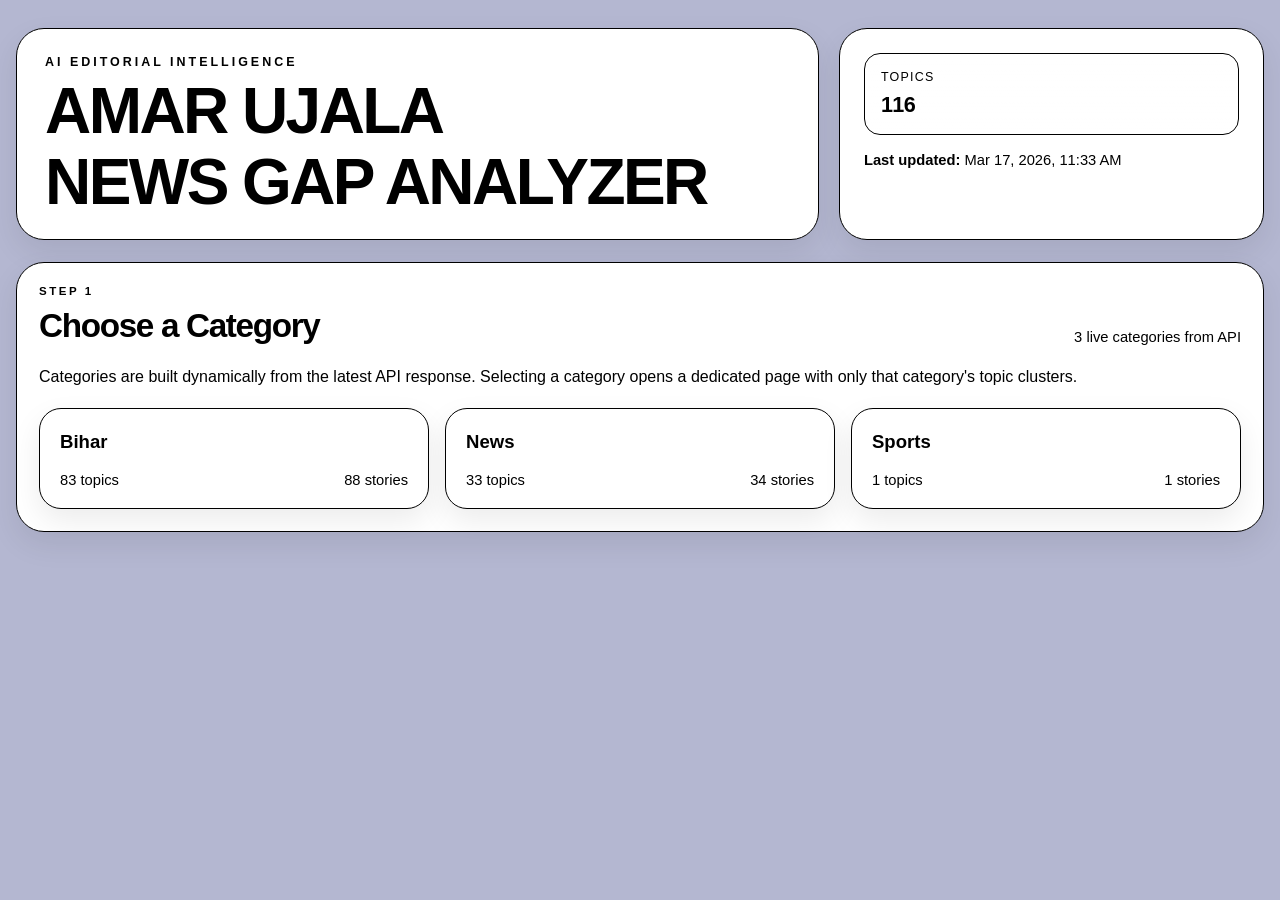
<file: index.html>
<!DOCTYPE html>
<html lang="en">

<head>
  <meta charset="UTF-8">
  <meta name="viewport" content="width=device-width, initial-scale=1.0">
  <meta http-equiv="Cache-Control" content="no-cache, no-store, must-revalidate">
  <meta http-equiv="Pragma" content="no-cache">
  <meta http-equiv="Expires" content="0">
  <title>Amar Ujala | Categories</title>
  <link rel="stylesheet" href="./styles.css">
</head>

<body>
  <div class="page-shell">
    <div class="background-orb orb-one"></div>
    <div class="background-orb orb-two"></div>

    <header class="top-header">
      <div class="brand-lockup">
        <p class="eyebrow">AI Editorial Intelligence</p>
        <h1>Amar Ujala <span>News Gap Analyzer</span></h1>
      </div>
      <div id="header-stats" class="header-stats" aria-live="polite"></div>
    </header>

    <main id="app" class="app-shell" aria-live="polite"></main>
  </div>

  <script type="module" src="./app.js"></script>
</body>

</html>
</file>
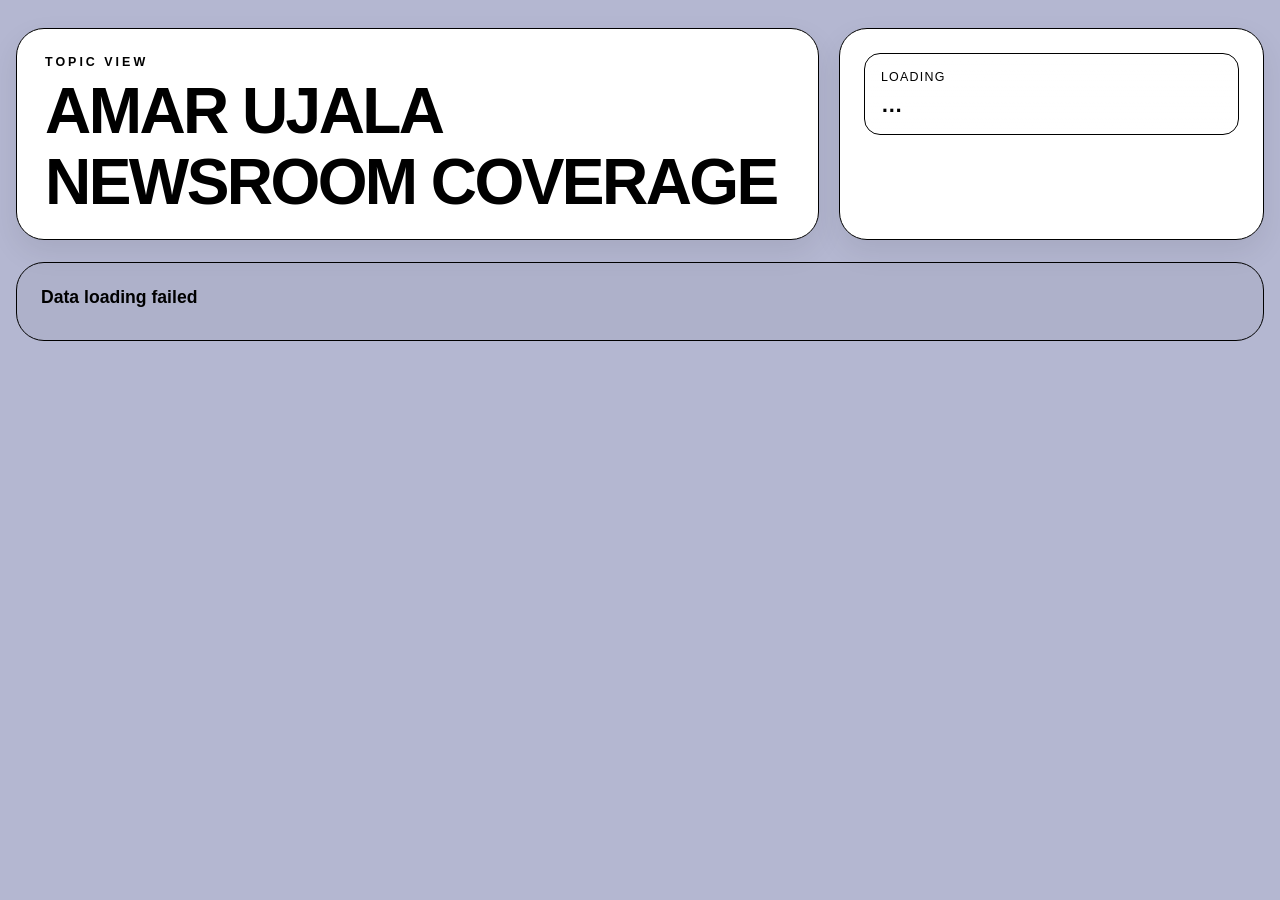
<file: topic.html>
<!DOCTYPE html>
<html lang="en">

<head>
  <meta charset="UTF-8">
  <meta name="viewport" content="width=device-width, initial-scale=1.0">
  <meta http-equiv="Cache-Control" content="no-cache, no-store, must-revalidate">
  <meta http-equiv="Pragma" content="no-cache">
  <meta http-equiv="Expires" content="0">
  <title>Amar Ujala | Topic Detail</title>
  <link rel="stylesheet" href="./styles.css">
</head>

<body>
  <div class="page-shell">
    <div class="background-orb orb-one"></div>
    <div class="background-orb orb-two"></div>

    <header class="top-header">
      <div class="brand-lockup">
        <p class="eyebrow">Topic View</p>
        <h1>Amar Ujala <span>Newsroom Coverage</span></h1>
      </div>
      <div id="header-stats" class="header-stats" aria-live="polite"></div>
    </header>

    <main id="app" class="app-shell" aria-live="polite"></main>
  </div>

  <script type="module" src="./topic.js"></script>
</body>

</html>
</file>
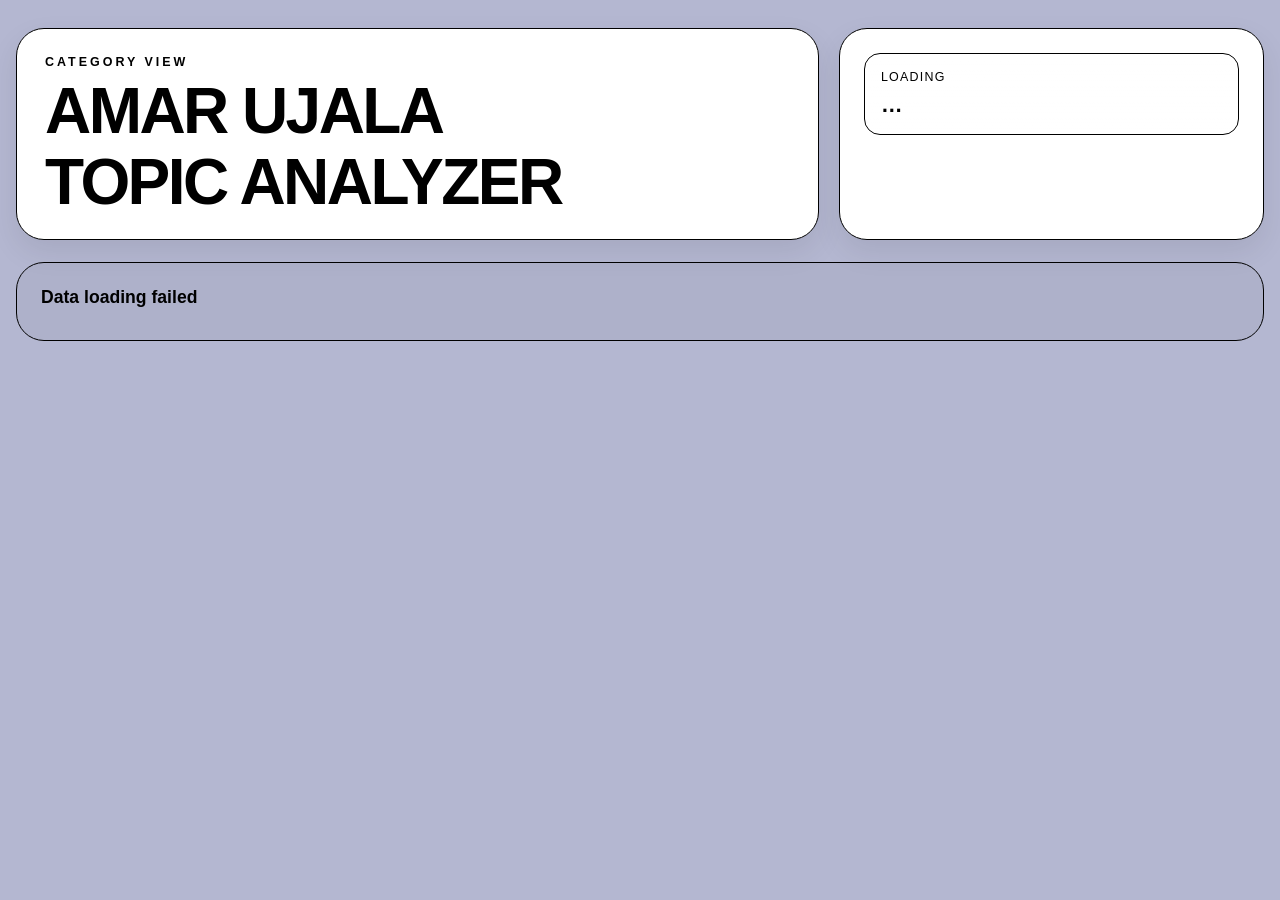
<file: topics.html>
<!DOCTYPE html>
<html lang="en">

<head>
  <meta charset="UTF-8">
  <meta name="viewport" content="width=device-width, initial-scale=1.0">
  <meta http-equiv="Cache-Control" content="no-cache, no-store, must-revalidate">
  <meta http-equiv="Pragma" content="no-cache">
  <meta http-equiv="Expires" content="0">
  <title>Amar Ujala | Topics</title>
  <link rel="stylesheet" href="./styles.css">
</head>

<body>
  <div class="page-shell">
    <div class="background-orb orb-one"></div>
    <div class="background-orb orb-two"></div>

    <header class="top-header">
      <div class="brand-lockup">
        <p class="eyebrow">Category View</p>
        <h1>Amar Ujala <span>Topic Analyzer</span></h1>
      </div>
      <div id="header-stats" class="header-stats" aria-live="polite"></div>
    </header>

    <main id="app" class="app-shell" aria-live="polite"></main>
  </div>

  <script type="module" src="./topics.js"></script>
</body>

</html>
</file>
<file: styles.css>
:root {
  --bg-0: #b4b7d1;
  --bg-1: #ffffff;
  --bg-2: #fdfdfd;
  --surface: rgba(255, 255, 255, 0.9);
  --surface-strong: rgba(255, 255, 255, 1);
  --surface-soft: rgba(0, 0, 0, 0.04);
  --stroke: rgba(0, 0, 0, 0.1);
  --stroke-strong: rgba(204, 0, 0, 0.32);
  --text: #000000;
  --muted: #000000;
  --muted-2: #000000;
  --red-1: #000000;
  --red-2: #000000;
  --red-3: #000000;
  --green: #0b8043;
  --green-soft: rgba(11, 128, 67, 0.12);
  --danger-soft: rgba(204, 0, 0, 0.08);
  --shadow: 0 12px 30px rgba(0, 0, 0, 0.08);
  --radius-xl: 28px;
  --radius-lg: 22px;
  --radius-md: 16px;
  --radius-sm: 12px;
}

* {
  box-sizing: border-box;
}

html {
  scroll-behavior: smooth;
}

body {
  margin: 0;
  min-height: 100vh;
  color: #000000;
  font-family: Aptos, "Segoe UI", "Helvetica Neue", sans-serif;
  background: var(--bg-0);
}



a {
  color: inherit;
}

button {
  font: inherit;
}

.page-shell {
  position: relative;
  width: min(1400px, calc(100% - 32px));
  margin: 0 auto;
  padding: 28px 0 56px;
}

.background-orb {
  display: none;
}


.top-header,
.app-shell {
  position: relative;
  z-index: 1;
}

.top-header {
  display: grid;
  grid-template-columns: minmax(0, 1.7fr) minmax(280px, 0.9fr);
  gap: 20px;
  margin-bottom: 22px;
}

.brand-lockup,
.header-stats,
.panel,
.filter-shell,
.topic-card,
.newsroom-card,
.detail-drawer,
.final-verdict {
  background: linear-gradient(180deg, rgba(255, 255, 255, 0.95), rgba(255, 255, 255, 0.85));
  border: 1px solid #000000;
  backdrop-filter: blur(18px);
  box-shadow: var(--shadow);
}

.brand-lockup {
  padding: 26px 28px;
  border-radius: var(--radius-xl);
  overflow: hidden;
}

.eyebrow {
  margin: 0 0 12px;
  font-size: 0.78rem;
  font-weight: 700;
  letter-spacing: 0.24em;
  text-transform: uppercase;
  color: #000000;
}

.brand-lockup h1 {
  margin: 0;
  font-size: clamp(2rem, 5vw, 4rem);
  line-height: 0.95;
  letter-spacing: -0.04em;
  text-transform: uppercase;
}

.brand-lockup h1 span {
  display: block;
  margin-top: 10px;
  color: #000000;
}

.subcopy {
  max-width: 58ch;
  margin: 18px 0 0;
  color: #000000;
  font-size: 0.98rem;
  line-height: 1.6;
}

.header-stats {
  display: grid;
  align-content: start;
  gap: 14px;
  padding: 24px;
  border-radius: var(--radius-xl);
}

.stats-grid {
  display: grid;
  /* Modified to single column grid to perfectly fit the singular topic count card */
  grid-template-columns: 1fr;
  gap: 12px;
}

.stat-card {
  padding: 16px;
  border-radius: var(--radius-md);
  background: linear-gradient(180deg, rgba(255, 255, 255, 0.95), rgba(255, 255, 255, 0.85));
  border: 1px solid #000000;
}

.stat-label {
  display: block;
  margin-bottom: 8px;
  color: #000000;
  font-size: 0.78rem;
  letter-spacing: 0.1em;
  text-transform: uppercase;
}

.stat-value {
  font-size: 1.35rem;
  font-weight: 700;
  letter-spacing: -0.03em;
}

.stat-footnote {
  color: #000000;
  line-height: 1.6;
  font-size: 0.92rem;
}

.loading-view,
.error-state,
.empty-state {
  padding: 24px;
  border-radius: var(--radius-xl);
  background: rgba(0, 0, 0, 0.03);
  border: 1px solid #000000;
}

.skeleton {
  position: relative;
  overflow: hidden;
  background: rgba(0, 0, 0, 0.08);
}

.skeleton::after {
  content: "";
  position: absolute;
  inset: 0;
  transform: translateX(-100%);
  background: linear-gradient(90deg, transparent, rgba(0, 0, 0, 0.18), transparent);
  animation: shimmer 1.2s infinite;
}

.skeleton-pill-row {
  height: 52px;
  border-radius: 999px;
  margin-bottom: 18px;
}

.skeleton-grid {
  display: grid;
  grid-template-columns: repeat(auto-fit, minmax(220px, 1fr));
  gap: 16px;
}

.skeleton-card {
  height: 150px;
  border-radius: var(--radius-lg);
}

.filter-shell {
  position: sticky;
  top: 14px;
  padding: 14px;
  border-radius: 999px;
  margin-bottom: 18px;
}

.filter-row {
  display: flex;
  gap: 12px;
  overflow-x: auto;
  padding-bottom: 4px;
  scrollbar-width: thin;
}

.filter-chip {
  flex: 0 0 auto;
  display: inline-flex;
  align-items: center;
  gap: 10px;
  padding: 11px 18px;
  border-radius: 999px;
  border: 1px solid #000000;
  background: rgba(0, 0, 0, 0.04);
  color: #000000;
  text-decoration: none;
  cursor: pointer;
  transition: transform 180ms ease, border-color 180ms ease, background 180ms ease;
}

.filter-chip:hover,
.filter-chip:focus-visible {
  transform: translateY(-1px);
  border-color: rgba(0, 0, 0, 0.18);
  outline: none;
}

.filter-chip.active {
  background: #000000;
  border-color: rgba(255, 127, 127, 0.5);
  box-shadow: 0 18px 40px rgba(204, 0, 0, 0.22);
}

.chip-count {
  display: inline-grid;
  place-items: center;
  min-width: 26px;
  height: 26px;
  border-radius: 999px;
  padding: 0 8px;
  background: rgba(0, 0, 0, 0.14);
  font-size: 0.78rem;
  font-weight: 700;
}

.panel {
  padding: 22px;
  border-radius: var(--radius-xl);
}

.section-head {
  display: flex;
  justify-content: space-between;
  align-items: end;
  gap: 12px;
  margin-bottom: 18px;
}

.section-kicker {
  margin: 0 0 10px;
  color: #000000;
  letter-spacing: 0.22em;
  font-size: 0.72rem;
  font-weight: 700;
  text-transform: uppercase;
}

.section-title {
  margin: 0;
  font-size: clamp(1.4rem, 2.6vw, 2.2rem);
  letter-spacing: -0.04em;
}

.section-meta {
  color: #000000;
  font-size: 0.92rem;
}

.page-copy {
  margin: 0 0 18px;
  color: #000000;
  line-height: 1.7;
}

.topic-grid {
  display: grid;
  grid-template-columns: repeat(auto-fit, minmax(250px, 1fr));
  gap: 16px;
}

.topic-card {
  position: relative;
  display: block;
  padding: 20px;
  border-radius: var(--radius-lg);
  text-align: left;
  text-decoration: none;
  color: #000000;
  cursor: pointer;
  transition: transform 220ms ease, border-color 220ms ease, box-shadow 220ms ease;
}

.topic-card::before {
  content: "";
  position: absolute;
  inset: 0;
  border-radius: inherit;
  background: linear-gradient(160deg, rgba(255, 255, 255, 0.95), transparent 35%, transparent 100%);
  opacity: 0.7;
  pointer-events: none;
}

.topic-card:hover,
.topic-card:focus-visible,
.topic-card.active {
  transform: translateY(-4px);
  border-color: var(--stroke-strong);
  box-shadow: 0 26px 54px rgba(64, 0, 0, 0.34);
  outline: none;
}

.topic-card.active {
  background: linear-gradient(180deg, rgba(255, 240, 240, 0.95), rgba(255, 255, 255, 0.9));
}

.topic-card h3 {
  margin: 0 0 18px;
  font-size: 1.16rem;
  line-height: 1.35;
}

.topic-card-meta {
  display: flex;
  justify-content: space-between;
  gap: 8px;
  color: #000000;
  font-size: 0.92rem;
}

.metric-strip {
  display: flex;
  flex-wrap: wrap;
  gap: 10px;
  margin-top: 16px;
}

.metric-pill,
.status-pill {
  display: inline-flex;
  align-items: center;
  gap: 8px;
  padding: 8px 12px;
  border-radius: 999px;
  border: 1px solid #000000;
  background: rgba(0, 0, 0, 0.04);
  color: #000000;
  font-size: 0.8rem;
  font-weight: 600;
}

.status-pill.covered {
  color: var(--green);
  background: var(--green-soft);
  border-color: rgba(20, 184, 106, 0.26);
}

.status-pill.missed {
  color: #000000;
  background: var(--danger-soft);
  border-color: rgba(204, 0, 0, 0.24);
}

.topic-detail {
  margin-top: 18px;
  animation: rise-in 260ms ease;
}

.detail-topbar {
  display: flex;
  justify-content: space-between;
  align-items: start;
  gap: 16px;
  margin-bottom: 18px;
}

.detail-summary {
  max-width: 70ch;
  color: #000000;
  line-height: 1.65;
}

.story-grid {
  display: flex;
  gap: 14px;
  margin-bottom: 20px;
  overflow-x: auto;
  padding-bottom: 12px;
  scrollbar-width: thin;
  scrollbar-color: rgba(255, 255, 255, 0.2) transparent;
}

.newsroom-card {
  display: block;
  flex: 0 0 auto;
  min-width: 280px;
  max-width: 320px;
  padding: 18px;
  border-radius: var(--radius-lg);
  color: #000000;
  text-decoration: none;
  cursor: pointer;
  transition: border-color 200ms ease, transform 200ms ease, background 200ms ease;
}

.newsroom-card:hover,
.newsroom-card:focus-visible,
.newsroom-card.active {
  transform: translateY(-2px);
  border-color: #000000;
  background: linear-gradient(180deg, rgba(255, 245, 245, 0.95), rgba(255, 255, 255, 0.95));
  outline: none;
}

.newsroom-header {
  display: flex;
  justify-content: space-between;
  gap: 12px;
  align-items: start;
  margin-bottom: 12px;
}

.newsroom-name {
  margin: 0;
  font-size: 1.08rem;
}

.newsroom-date {
  display: block;
  margin-top: 6px;
  color: #000000;
  font-size: 0.84rem;
}

.newsroom-title {
  margin: 0;
  color: #000000;
  line-height: 1.5;
  display: -webkit-box;
  -webkit-box-orient: vertical;
  -webkit-line-clamp: 3;
  overflow: hidden;
}

.detail-drawer {
  display: grid;
  grid-template-columns: minmax(0, 1.3fr) minmax(280px, 0.9fr);
  gap: 18px;
  padding: 22px;
  border-radius: var(--radius-xl);
  margin-bottom: 22px;
  animation: rise-in 260ms ease;
}

.drawer-section h4 {
  margin: 0 0 12px;
  font-size: 0.84rem;
  letter-spacing: 0.16em;
  text-transform: uppercase;
  color: #000000;
}

.drawer-summary {
  margin: 0;
  color: #000000;
  line-height: 1.75;
  text-align: justify;
}

.drawer-actions {
  display: flex;
  flex-wrap: wrap;
  gap: 10px;
  margin-top: 18px;
}

.action-link {
  display: inline-flex;
  align-items: center;
  justify-content: center;
  min-height: 42px;
  padding: 0 16px;
  border-radius: 999px;
  background: #000000;
  text-decoration: none;
  color: white;
  font-weight: 700;
}

.ghost-link {
  background: rgba(0, 0, 0, 0.06);
  border: 1px solid #000000;
}

.fact-list {
  display: grid;
  gap: 12px;
  overflow-y: auto;
  padding-right: 8px;
  scrollbar-width: thin;
  scrollbar-color: rgba(255, 255, 255, 0.2) transparent;
}

.fact-item {
  padding: 14px 14px 14px 16px;
  border-left: 4px solid var(--red-2);
  border-radius: 0 var(--radius-md) var(--radius-md) 0;
  background: rgba(0, 0, 0, 0.04);
  color: #000000;
  line-height: 1.55;
}

.fact-item.covered {
  border-left-color: var(--green);
  background: rgba(0, 0, 0, 0.04);
  color: #000000;
}

.drawer-footnote {
  margin-top: 18px;
  color: #000000;
  font-size: 0.88rem;
}

.final-verdict {
  padding: 22px;
  border-radius: var(--radius-xl);
  border-top: 2px solid rgba(204, 0, 0, 0.55);
}

.verdict-head {
  display: flex;
  justify-content: space-between;
  gap: 12px;
  align-items: end;
  margin-bottom: 18px;
}

.verdict-title {
  margin: 0;
  font-size: clamp(1.25rem, 2vw, 1.8rem);
  letter-spacing: -0.03em;
}

.verdict-grid {
  display: grid;
  gap: 14px;
  max-height: 380px;
  overflow-y: auto;
  padding-right: 8px;
  scrollbar-width: thin;
  scrollbar-color: rgba(255, 255, 255, 0.2) transparent;
}

.verdict-card {
  display: grid;
  grid-template-columns: 56px minmax(0, 1fr);
  gap: 14px;
  padding: 18px;
  border-radius: var(--radius-lg);
  background: rgba(0, 0, 0, 0.04);
  border: 1px solid #000000;
}

.verdict-number {
  display: grid;
  place-items: center;
  border-radius: 16px;
  background: #000000;
  font-size: 1rem;
  font-weight: 800;
  color: white;
}

.verdict-copy {
  margin: 0;
  color: #000000;
  line-height: 1.6;
}

.empty-state,
.error-state {
  color: #000000;
}

.empty-state strong,
.error-state strong {
  display: block;
  margin-bottom: 8px;
  color: #000000;
  font-size: 1.1rem;
}

.loading-view strong {
  display: block;
  margin-bottom: 16px;
  font-size: 1rem;
  letter-spacing: 0.08em;
  text-transform: uppercase;
  color: #000000;
}

.utility-row {
  display: flex;
  flex-wrap: wrap;
  gap: 10px;
  align-items: center;
}

.page-link {
  display: inline-flex;
  align-items: center;
  min-height: 40px;
  padding: 0 14px;
  border-radius: 999px;
  border: 1px solid #000000;
  background: rgba(0, 0, 0, 0.05);
  color: #000000;
  text-decoration: none;
}

.page-link:hover,
.page-link:focus-visible {
  border-color: rgba(255, 127, 127, 0.32);
  outline: none;
}

.card-link {
  text-decoration: none;
}

.nested-panel {
  margin-top: 22px;
  background: rgba(0, 0, 0, 0.03);
}

.page-shell code {
  font-family: Consolas, "Courier New", monospace;
}

.muted {
  color: #000000;
}

@keyframes shimmer {
  to {
    transform: translateX(100%);
  }
}

@keyframes rise-in {
  from {
    opacity: 0;
    transform: translateY(14px);
  }

  to {
    opacity: 1;
    transform: translateY(0);
  }
}

/* MODIFICATION: Lowered this breakpoint from 980px to 768px so the header elements stay side-by-side longer on desktop screens. */
@media (max-width: 768px) {

  .top-header,
  .detail-drawer {
    grid-template-columns: 1fr;
  }

  .filter-shell {
    top: 10px;
  }
}

@media (max-width: 680px) {
  .page-shell {
    width: min(100% - 20px, 1400px);
    padding-top: 16px;
  }

  .brand-lockup,
  .header-stats,
  .panel,
  .detail-drawer,
  .final-verdict {
    padding: 18px;
  }

  .stats-grid,
  .topic-grid {
    grid-template-columns: 1fr;
  }

  .section-head,
  .detail-topbar,
  .verdict-head {
    align-items: start;
    flex-direction: column;
  }

  .verdict-card {
    grid-template-columns: 44px minmax(0, 1fr);
  }
}

/* ===== GLOBAL OVERRIDE: FORCE BLACK TEXT AND STRIP ALL CARD GRADIENTS ===== */

.topic-card::before,
.newsroom-card::before,
.verdict-card::before {
  display: none !important;
  background: none !important;
}

.topic-card,
.newsroom-card,
.verdict-card,
.brand-lockup,
.header-stats,
.panel {
  background: #ffffff !important;
}

.topic-card:hover,
.topic-card:focus-visible,
.topic-card.active,
.newsroom-card:hover,
.newsroom-card:focus-visible,
.newsroom-card.active {
  background: #fdfdfd !important;
}

.brand-lockup h1 span,
.section-title,
.topic-card h3,
.newsroom-card h3,
.newsroom-name,
.newsroom-title,
h1,
h2,
h3,
h4,
h5,
h6,
p,
span,
div {
  -webkit-background-clip: unset !important;
  background-clip: unset !important;
  -webkit-text-fill-color: unset !important;
  text-fill-color: unset !important;
}

.topic-card *,
.newsroom-card *,
.verdict-card *,
.panel *,
.brand-lockup * {
  color: #000000 !important;
}

/* Restore pill and item backgrounds that were stripped of their utility */
.metric-pill,
.status-pill,
.chip-count,
.page-link,
.action-link,
.fact-item {
  background: rgba(0, 0, 0, 0.04) !important;
  color: #000000 !important;
}

.verdict-number {
  background: #000000 !important;
  color: #ffffff !important;
}


/* ===== RESTORE VERDICT CARD COLORS OVERRIDE ===== */
.verdict-card {
  background: linear-gradient(90deg, rgba(204, 0, 0, 0.12), rgba(0, 0, 0, 0.03)) !important;
  border: 1px solid rgba(0, 0, 0, 0.06) !important;
}

.verdict-number {
  background: linear-gradient(180deg, rgba(139, 0, 0, 0.95), rgba(204, 0, 0, 0.88)) !important;
  color: white !important;
}

.verdict-title {
  color: #1a1a1a !important;
}
</file>
